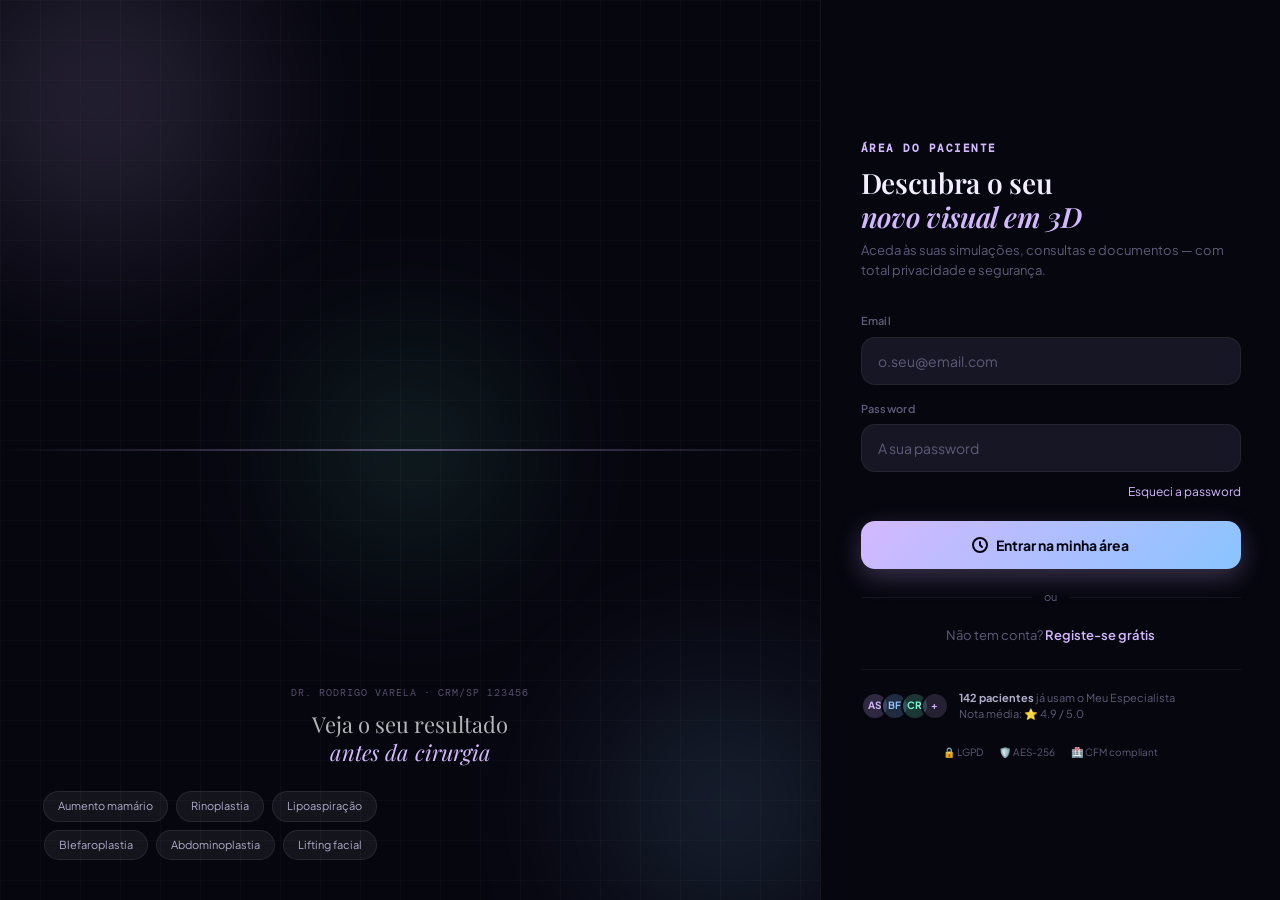
<file: paciente-app (1).html>
<!DOCTYPE html>
<html lang="pt-BR">
<head>
<meta charset="UTF-8">
<meta name="viewport" content="width=device-width, initial-scale=1.0, maximum-scale=1.0">
<meta name="apple-mobile-web-app-capable" content="yes">
<meta name="apple-mobile-web-app-status-bar-style" content="black-translucent">
<meta name="theme-color" content="#06060f">
<title>Meu Especialista — Área do Paciente</title>
<link href="https://fonts.googleapis.com/css2?family=Playfair+Display:ital,wght@0,400;0,600;0,700;1,400&family=Plus+Jakarta+Sans:wght@300;400;500;600;700&family=DM+Mono:wght@400;500&display=swap" rel="stylesheet">
<style>
*{box-sizing:border-box;margin:0;padding:0;-webkit-tap-highlight-color:transparent}
:root{
  --bg:#06060f;--s1:#0e0e1a;--s2:#161624;--s3:#1e1e30;
  --border:rgba(255,255,255,.06);--b2:rgba(255,255,255,.1);
  --accent:#d4b8ff;--accent2:#89c4ff;--accent3:#6effd4;--gold:#ffd97d;
  --text:#f2eeff;--text2:#b0abc8;--muted:#5f5a78;--faint:#2e2a42;
  --font:'Plus Jakarta Sans',sans-serif;--serif:'Playfair Display',serif;--mono:'DM Mono',monospace;
  --safe-bottom:env(safe-area-inset-bottom,0px);
}
html{background:var(--bg);color:var(--text);font-family:var(--font);font-size:14px;line-height:1.5;overflow-x:hidden}
body{min-height:100vh;padding-bottom:calc(76px + var(--safe-bottom))}

/* ── SCREENS ── */
.screen{display:none;animation:fadeUp .3s ease}
.screen.active{display:block}
@keyframes fadeUp{from{opacity:0;transform:translateY(10px)}to{opacity:1;transform:none}}

/* ══════════════════════════════════
   AUTH — SPLIT LAYOUT
══════════════════════════════════ */
#screen-auth{
  display:flex;min-height:100vh;position:relative;overflow:hidden
}

/* LEFT: animated 3D visual side */
.auth-visual{
  display:none;
  flex:1;position:relative;overflow:hidden;
  background:#06060f;
}
@media(min-width:900px){.auth-visual{display:flex;flex-direction:column;align-items:center;justify-content:center}}

/* Animated body silhouettes */
.body-canvas{position:absolute;inset:0;display:flex;align-items:center;justify-content:center}
.body-anim{position:relative;width:320px;height:480px}
.body-svg{position:absolute;top:0;left:0;opacity:0;transition:opacity 1.5s ease;animation:rotateShow 12s infinite}
.body-svg:nth-child(1){animation-delay:0s}
.body-svg:nth-child(2){animation-delay:4s}
.body-svg:nth-child(3){animation-delay:8s}
@keyframes rotateShow{
  0%{opacity:0;transform:translateY(20px) scale(.95)}
  10%{opacity:1;transform:translateY(0) scale(1)}
  30%{opacity:1;transform:translateY(0) scale(1)}
  40%{opacity:0;transform:translateY(-20px) scale(1.05)}
  100%{opacity:0}
}

/* Glow orbs */
.orb{position:absolute;border-radius:50%;filter:blur(80px);opacity:.15;animation:float 8s ease-in-out infinite}
.orb1{width:300px;height:300px;background:var(--accent);top:-50px;left:-50px;animation-delay:0s}
.orb2{width:250px;height:250px;background:var(--accent2);bottom:-30px;right:-30px;animation-delay:3s}
.orb3{width:180px;height:180px;background:var(--accent3);top:50%;left:50%;transform:translate(-50%,-50%);animation-delay:1.5s}
@keyframes float{0%,100%{transform:translateY(0) scale(1)}50%{transform:translateY(-30px) scale(1.05)}}
.orb2{animation-name:float2}
@keyframes float2{0%,100%{transform:translateY(0)}50%{transform:translateY(20px)}}

/* Scan line effect */
.scan-line{position:absolute;left:0;right:0;height:2px;background:linear-gradient(90deg,transparent,var(--accent),transparent);opacity:.4;animation:scan 4s linear infinite}
@keyframes scan{0%{top:-2px}100%{top:100%}}

/* Grid overlay */
.grid-overlay{position:absolute;inset:0;background-image:linear-gradient(rgba(255,255,255,.02) 1px,transparent 1px),linear-gradient(90deg,rgba(255,255,255,.02) 1px,transparent 1px);background-size:40px 40px}

/* Clinic branding on visual side */
.auth-visual-brand{position:relative;z-index:2;text-align:center;padding:40px}
.auth-visual-logo{width:56px;height:56px;border-radius:16px;background:linear-gradient(135deg,var(--accent),var(--accent2));display:flex;align-items:center;justify-content:center;margin:0 auto 16px;box-shadow:0 0 40px rgba(212,184,255,.3)}
.auth-visual-title{font-family:var(--serif);font-size:32px;font-weight:600;letter-spacing:-.5px;line-height:1.2;margin-bottom:12px}
.auth-visual-sub{font-size:13px;color:var(--text2);line-height:1.6;max-width:300px;margin:0 auto}
.auth-visual-stats{display:flex;gap:24px;justify-content:center;margin-top:32px}
.auth-stat{text-align:center}
.auth-stat-val{font-size:24px;font-weight:700;font-family:var(--mono);color:var(--accent)}
.auth-stat-lbl{font-size:11px;color:var(--muted);margin-top:2px}

/* Procedure pills rotating */
.proc-pills{display:flex;flex-wrap:wrap;gap:8px;justify-content:center;margin-top:24px;max-width:340px}
.proc-pill{background:rgba(255,255,255,.06);border:1px solid rgba(255,255,255,.08);border-radius:20px;padding:6px 14px;font-size:11px;color:var(--text2);animation:pillFade 0.5s ease both}
@keyframes pillFade{from{opacity:0;transform:scale(.9)}to{opacity:1;transform:scale(1)}}

/* RIGHT: auth form side */
.auth-form-side{
  width:100%;max-width:100%;
  display:flex;flex-direction:column;align-items:center;justify-content:center;
  padding:48px 28px;position:relative;z-index:2;
  background:var(--bg);
}
@media(min-width:900px){
  .auth-form-side{width:460px;flex-shrink:0;border-left:1px solid var(--border)}
}

/* Mobile: show logo on top */
.auth-mobile-brand{text-align:center;margin-bottom:32px}
.auth-mobile-brand .auth-visual-logo{margin:0 auto 14px}
@media(min-width:900px){.auth-mobile-brand{display:none}}

.auth-form-wrap{width:100%;max-width:380px}
.auth-eyebrow{font-size:11px;color:var(--accent);font-weight:700;letter-spacing:1.5px;text-transform:uppercase;font-family:var(--mono);margin-bottom:10px}
.auth-heading{font-family:var(--serif);font-size:28px;font-weight:600;letter-spacing:-.3px;line-height:1.2;margin-bottom:6px}
.auth-heading em{font-style:italic;color:var(--accent)}
.auth-desc{font-size:13px;color:var(--muted);margin-bottom:32px;line-height:1.6}

/* Form fields */
.field{margin-bottom:16px}
.field label{display:block;font-size:11px;color:var(--muted);margin-bottom:7px;letter-spacing:.3px;font-weight:600}
.inp{width:100%;background:var(--s2);border:1px solid var(--border);border-radius:14px;padding:14px 16px;color:var(--text);font-size:14px;font-family:var(--font);transition:all .2s;-webkit-appearance:none;outline:none}
.inp:focus{border-color:rgba(212,184,255,.5);background:var(--s3);box-shadow:0 0 0 3px rgba(212,184,255,.08)}
.inp::placeholder{color:var(--muted)}

/* Submit button */
.btn-auth{
  width:100%;padding:15px;border-radius:14px;border:none;
  background:linear-gradient(135deg,var(--accent),var(--accent2));
  color:#06060f;font-size:14px;font-weight:700;font-family:var(--font);
  cursor:pointer;transition:all .2s;margin-top:6px;
  box-shadow:0 8px 24px rgba(212,184,255,.25);
  display:flex;align-items:center;justify-content:center;gap:8px;
}
.btn-auth:hover{transform:translateY(-1px);box-shadow:0 12px 32px rgba(212,184,255,.35)}
.btn-auth:active{transform:translateY(0);opacity:.9}
.btn-auth:disabled{opacity:.6;transform:none;cursor:wait}

.auth-divider{display:flex;align-items:center;gap:12px;margin:20px 0;font-size:11px;color:var(--muted)}
.auth-divider::before,.auth-divider::after{content:'';flex:1;height:1px;background:var(--border)}

/* Social proof */
.social-proof{display:flex;align-items:center;gap:10px;margin-top:24px;padding-top:20px;border-top:1px solid var(--border)}
.sp-avatars{display:flex}
.sp-av{width:28px;height:28px;border-radius:50%;border:2px solid var(--bg);margin-left:-8px;display:flex;align-items:center;justify-content:center;font-size:10px;font-weight:700}
.sp-av:first-child{margin-left:0}
.sp-text{font-size:11px;color:var(--muted);line-height:1.4}
.sp-text b{color:var(--text2)}

.auth-switch{text-align:center;font-size:13px;color:var(--muted);margin-top:20px}
.auth-switch a{color:var(--accent);cursor:pointer;font-weight:600;text-decoration:none}
.msg-err{display:none;background:rgba(255,80,80,.07);border:1px solid rgba(255,80,80,.2);border-radius:10px;padding:11px 14px;font-size:12px;color:#ff8080;margin-bottom:16px;line-height:1.5}
.msg-ok{display:none;background:rgba(110,255,212,.07);border:1px solid rgba(110,255,212,.2);border-radius:10px;padding:11px 14px;font-size:12px;color:var(--accent3);margin-bottom:16px}

/* Trust badges */
.trust-row{display:flex;align-items:center;justify-content:center;gap:16px;margin-top:24px}
.trust-item{display:flex;align-items:center;gap:5px;font-size:10px;color:var(--muted)}

/* ══════════════════════════════════
   APP SHELL
══════════════════════════════════ */
.topbar{position:sticky;top:0;z-index:50;background:rgba(6,6,15,.9);backdrop-filter:blur(20px);-webkit-backdrop-filter:blur(20px);border-bottom:1px solid var(--border);padding:14px 20px;display:flex;align-items:center;gap:12px}
.tb-logo{width:30px;height:30px;border-radius:9px;background:linear-gradient(135deg,var(--accent),var(--accent2));display:flex;align-items:center;justify-content:center;flex-shrink:0}
.tb-title{font-size:15px;font-weight:700;flex:1}
.tb-av{width:34px;height:34px;border-radius:50%;background:linear-gradient(135deg,var(--accent),var(--accent2));display:flex;align-items:center;justify-content:center;font-size:12px;font-weight:800;color:#06060f;cursor:pointer;flex-shrink:0}
.tb-back{width:34px;height:34px;border-radius:10px;background:var(--s2);border:1px solid var(--border);display:flex;align-items:center;justify-content:center;cursor:pointer;font-size:16px;flex-shrink:0}

/* BOTTOM NAV */
.bottom-nav{position:fixed;bottom:0;left:0;right:0;z-index:50;background:rgba(6,6,15,.95);backdrop-filter:blur(24px);-webkit-backdrop-filter:blur(24px);border-top:1px solid var(--border);padding:10px 0 calc(10px + var(--safe-bottom));display:none;justify-content:space-around}
.nb{display:flex;flex-direction:column;align-items:center;gap:4px;padding:6px 18px;cursor:pointer;position:relative}
.nb svg{stroke:var(--muted);transition:stroke .2s}
.nb span{font-size:10px;font-weight:500;color:var(--muted);transition:color .2s}
.nb.active svg{stroke:var(--accent)}
.nb.active span{color:var(--accent)}
.nb-dot{position:absolute;top:4px;right:12px;width:6px;height:6px;background:#ff6b6b;border-radius:50%;border:1.5px solid var(--bg)}

/* ── HOME ── */
.hero{padding:24px 20px 18px;background:linear-gradient(180deg,rgba(212,184,255,.04) 0%,transparent 100%)}
.hello{font-size:13px;color:var(--muted);margin-bottom:3px}
.hello-name{font-family:var(--serif);font-size:24px;font-weight:600;letter-spacing:-.3px;line-height:1.2}
.clinic-tag{display:inline-flex;align-items:center;gap:7px;background:var(--s2);border:1px solid var(--border);border-radius:20px;padding:5px 12px;margin-top:10px;font-size:12px;color:var(--text2)}
.cdot{width:6px;height:6px;border-radius:50%;background:var(--accent3);flex-shrink:0}

.appt-card{margin:14px 20px;background:linear-gradient(135deg,rgba(212,184,255,.09),rgba(137,196,255,.06));border:1px solid rgba(212,184,255,.15);border-radius:22px;padding:20px;position:relative;overflow:hidden}
.appt-card::after{content:'📅';position:absolute;right:16px;top:50%;transform:translateY(-50%);font-size:44px;opacity:.1}
.appt-lbl{font-size:10px;color:var(--accent);font-weight:700;letter-spacing:.8px;text-transform:uppercase;margin-bottom:7px;font-family:var(--mono)}
.appt-dt{font-family:var(--serif);font-size:20px;font-weight:600;margin-bottom:4px}
.appt-cl{font-size:12px;color:var(--text2)}
.appt-btns{display:flex;gap:8px;margin-top:14px}
.ab{flex:1;padding:10px;border-radius:12px;border:none;font-size:12px;font-weight:700;font-family:var(--font);cursor:pointer;transition:all .2s}
.ab:active{transform:scale(.96)}
.ab-p{background:var(--accent);color:#06060f}
.ab-g{background:rgba(255,255,255,.07);color:var(--text2);border:1px solid var(--border)}

.sec{padding:18px 20px 0}
.sec-hdr{display:flex;align-items:center;justify-content:space-between;margin-bottom:14px}
.sec-t{font-size:14px;font-weight:700}
.sec-lnk{font-size:12px;color:var(--accent);font-weight:600;cursor:pointer}

.qgrid{display:grid;grid-template-columns:1fr 1fr;gap:10px;padding:0 20px;margin-bottom:6px}
.qcard{background:var(--s1);border:1px solid var(--border);border-radius:20px;padding:18px 15px;cursor:pointer;transition:all .2s;position:relative;overflow:hidden}
.qcard::before{content:'';position:absolute;inset:0;background:linear-gradient(135deg,rgba(255,255,255,.02),transparent);pointer-events:none}
.qcard:active{transform:scale(.96)}
.qcard.hl{background:linear-gradient(135deg,rgba(212,184,255,.08),rgba(137,196,255,.04));border-color:rgba(212,184,255,.18)}
.qcard-ico{font-size:26px;margin-bottom:10px}
.qcard-t{font-size:13px;font-weight:600;margin-bottom:2px}
.qcard-s{font-size:11px;color:var(--muted);line-height:1.4}
.qcard-arr{position:absolute;bottom:14px;right:14px;color:var(--muted);font-size:13px}

.tl{padding:0 20px}
.tl-item{display:flex;gap:13px;padding:13px 0;border-bottom:1px solid var(--border);position:relative}
.tl-item:last-child{border-bottom:none}
.tl-dot{width:10px;height:10px;border-radius:50%;flex-shrink:0;margin-top:5px}
.tl-line{position:absolute;left:4px;top:26px;bottom:0;width:1px;background:var(--border)}
.tl-item:last-child .tl-line{display:none}
.tl-dt{font-size:10px;color:var(--muted);font-family:var(--mono);margin-bottom:3px}
.tl-t{font-size:13px;font-weight:600;margin-bottom:2px}
.tl-s{font-size:11px;color:var(--text2);line-height:1.5}
.tl-b{display:inline-flex;padding:2px 8px;border-radius:10px;font-size:10px;font-weight:600;margin-top:5px}

/* SIMS */
.sim-card{background:var(--s1);border:1px solid var(--border);border-radius:22px;overflow:hidden;margin-bottom:14px}
.sim-prev{height:160px;background:var(--s2);display:grid;grid-template-columns:1fr 1fr;position:relative}
.sim-half{display:flex;align-items:center;justify-content:center;position:relative}
.sim-hlbl{position:absolute;top:8px;left:8px;font-size:9px;font-weight:700;padding:3px 8px;border-radius:6px;font-family:var(--mono);letter-spacing:.5px}
.sim-div{position:absolute;left:50%;top:0;bottom:0;width:2px;background:linear-gradient(180deg,transparent,var(--accent),transparent);transform:translateX(-50%);z-index:2}
.sim-inf{padding:14px 16px;display:flex;align-items:center;justify-content:space-between}
.sim-n{font-size:13px;font-weight:600}
.sim-d{font-size:11px;color:var(--muted);font-family:var(--mono);margin-top:2px}
.sim-btn{background:linear-gradient(135deg,var(--accent),var(--accent2));color:#06060f;border:none;padding:8px 16px;border-radius:11px;font-size:11px;font-weight:700;font-family:var(--font);cursor:pointer;transition:all .2s}
.sim-btn:hover{transform:scale(1.03)}

/* DOCS */
.doc-list{padding:0 20px}
.doc-i{display:flex;align-items:center;gap:13px;padding:14px 0;border-bottom:1px solid var(--border);cursor:pointer;transition:opacity .15s}
.doc-i:active{opacity:.5}
.doc-i:last-child{border-bottom:none}
.doc-ico{width:42px;height:42px;border-radius:13px;display:flex;align-items:center;justify-content:center;font-size:18px;flex-shrink:0}
.doc-n{font-size:13px;font-weight:500}
.doc-d{font-size:11px;color:var(--muted);margin-top:2px}

/* CHAT */
.chat-wrap{padding:16px 20px 100px;display:flex;flex-direction:column;gap:12px;min-height:70vh}
.msg{max-width:80%;padding:12px 15px;border-radius:18px;font-size:13px;line-height:1.5}
.msg-c{background:var(--s2);border:1px solid var(--border);border-radius:18px 18px 18px 4px;align-self:flex-start}
.msg-p{background:linear-gradient(135deg,var(--accent),var(--accent2));color:#06060f;border-radius:18px 18px 4px 18px;align-self:flex-end;font-weight:500}
.msg-tm{font-size:9px;color:var(--muted);margin-top:4px;font-family:var(--mono)}
.msg-tm.r{text-align:right}
.msg-sn{font-size:10px;color:var(--accent);font-weight:700;margin-bottom:4px;font-family:var(--mono)}
.chat-inp-wrap{position:fixed;bottom:calc(70px + var(--safe-bottom));left:0;right:0;padding:10px 16px;background:rgba(6,6,15,.95);backdrop-filter:blur(20px);border-top:1px solid var(--border);display:flex;gap:10px;align-items:center;z-index:40}
.chat-inp{flex:1;background:var(--s2);border:1px solid var(--border);border-radius:22px;padding:11px 18px;color:var(--text);font-size:13px;font-family:var(--font);outline:none}
.chat-snd{width:40px;height:40px;border-radius:50%;background:linear-gradient(135deg,var(--accent),var(--accent2));border:none;display:flex;align-items:center;justify-content:center;cursor:pointer;flex-shrink:0;transition:transform .15s}
.chat-snd:active{transform:scale(.92)}

/* PROFILE */
.prof-hero{padding:28px 20px 18px;text-align:center}
.prof-av{width:76px;height:76px;border-radius:50%;background:linear-gradient(135deg,var(--accent),var(--accent2));display:flex;align-items:center;justify-content:center;font-family:var(--serif);font-size:26px;font-weight:600;color:#06060f;margin:0 auto 13px;box-shadow:0 0 30px rgba(212,184,255,.25)}
.prof-name{font-family:var(--serif);font-size:20px;font-weight:600;margin-bottom:4px}
.prof-info{font-size:12px;color:var(--muted)}
.prof-stats{display:grid;grid-template-columns:1fr 1fr 1fr;gap:1px;background:var(--border);border-radius:18px;overflow:hidden;margin:18px 20px}
.stat{background:var(--s1);padding:14px;text-align:center}
.stat-v{font-size:20px;font-weight:700;font-family:var(--mono);color:var(--accent)}
.stat-l{font-size:10px;color:var(--muted);margin-top:2px}
.prof-sec{padding:0 20px;margin-bottom:18px}
.prof-sec-lbl{font-size:10px;color:var(--muted);letter-spacing:.6px;text-transform:uppercase;font-weight:700;margin-bottom:10px}
.prof-item{display:flex;align-items:center;gap:12px;padding:13px 0;border-bottom:1px solid var(--border);cursor:pointer;transition:opacity .15s}
.prof-item:active{opacity:.5}
.prof-item:last-child{border-bottom:none}
.prof-ico{width:36px;height:36px;border-radius:10px;background:var(--s2);display:flex;align-items:center;justify-content:center;font-size:15px;flex-shrink:0}
.logout-btn{width:calc(100% - 40px);margin:0 20px 20px;padding:13px;border-radius:14px;background:rgba(255,80,80,.07);border:1px solid rgba(255,80,80,.12);color:#ff8080;font-size:13px;font-weight:700;font-family:var(--font);cursor:pointer;display:block;text-align:center}

/* UPLOAD */
.upload-z{margin:0 20px;border:2px dashed var(--border);border-radius:22px;padding:32px 20px;text-align:center;cursor:pointer;transition:all .3s}
.upload-z:active{border-color:var(--accent);background:rgba(212,184,255,.03)}

/* DESKTOP */
.dsb{display:none}
@media(min-width:768px){
  body{padding-bottom:0}
  .bottom-nav{display:none!important}
  .dsb{display:flex;flex-direction:column;width:270px;min-height:100vh;background:var(--s1);border-right:1px solid var(--border);position:fixed;top:0;left:0;bottom:0;padding:24px 14px;z-index:100;overflow-y:auto}
  .dm{margin-left:270px}
  .dsb-logo{display:flex;align-items:center;gap:10px;margin-bottom:28px;padding:0 6px}
  .dsb-ni{display:flex;align-items:center;gap:10px;padding:11px 12px;border-radius:12px;cursor:pointer;color:var(--muted);font-size:13px;font-weight:500;transition:all .15s;margin-bottom:3px}
  .dsb-ni:hover{background:var(--s2);color:var(--text)}
  .dsb-ni.active{background:rgba(212,184,255,.1);color:var(--accent)}
  .topbar{display:none}
  .qgrid{grid-template-columns:repeat(4,1fr)}
  .chat-inp-wrap{left:270px}
  .auth-form-side{min-height:100vh}
}
@media(min-width:1024px){
  .dsb{width:290px}.dm{margin-left:290px}.chat-inp-wrap{left:290px}
}

/* TOAST */
.toast{position:fixed;bottom:calc(90px + var(--safe-bottom));left:50%;transform:translateX(-50%) translateY(16px);background:var(--s3);border:1px solid var(--border);border-radius:14px;padding:11px 20px;font-size:12px;font-weight:600;white-space:nowrap;opacity:0;transition:all .3s;z-index:200;pointer-events:none;box-shadow:0 8px 32px rgba(0,0,0,.4)}
.toast.show{opacity:1;transform:translateX(-50%) translateY(0)}
@media(min-width:768px){.toast{bottom:24px}}
</style>
</head>
<body>

<div class="toast" id="toast"></div>

<!-- ════════════════════════════
     AUTH — SPLIT LAYOUT
════════════════════════════ -->
<div id="screen-auth" class="screen active" style="display:flex">

  <!-- LEFT: visual side (desktop only) -->
  <div class="auth-visual">
    <div class="orb orb1"></div>
    <div class="orb orb2"></div>
    <div class="orb orb3"></div>
    <div class="grid-overlay"></div>
    <div class="scan-line"></div>
    <div class="body-canvas">
      <div class="body-anim">
        <!-- Body SVG 1: breast simulation -->
        <svg class="body-svg" viewBox="0 0 320 480" width="320" height="480" fill="none">
          <ellipse cx="160" cy="90" rx="55" ry="65" fill="rgba(212,184,255,.06)" stroke="rgba(212,184,255,.3)" stroke-width="1"/>
          <rect x="110" y="148" width="100" height="200" rx="40" fill="rgba(212,184,255,.04)" stroke="rgba(212,184,255,.2)" stroke-width="1"/>
          <ellipse cx="133" cy="230" rx="36" ry="30" fill="rgba(212,184,255,.15)" stroke="rgba(212,184,255,.6)" stroke-width="1.5"/>
          <ellipse cx="187" cy="230" rx="36" ry="30" fill="rgba(212,184,255,.15)" stroke="rgba(212,184,255,.6)" stroke-width="1.5"/>
          <!-- measurement lines -->
          <line x1="80" y1="200" x2="80" y2="260" stroke="rgba(212,184,255,.3)" stroke-width=".5" stroke-dasharray="3 3"/>
          <line x1="240" y1="200" x2="240" y2="260" stroke="rgba(212,184,255,.3)" stroke-width=".5" stroke-dasharray="3 3"/>
          <line x1="80" y1="230" x2="100" y2="230" stroke="rgba(212,184,255,.4)" stroke-width=".8"/>
          <line x1="220" y1="230" x2="240" y2="230" stroke="rgba(212,184,255,.4)" stroke-width=".8"/>
          <text x="50" y="234" font-size="10" fill="rgba(212,184,255,.5)" font-family="monospace">330cc</text>
          <!-- dots -->
          <circle cx="133" cy="230" r="3" fill="var(--accent)" opacity=".6"/>
          <circle cx="187" cy="230" r="3" fill="var(--accent)" opacity=".6"/>
          <line x1="95" y1="340" x2="75" y2="460" stroke="rgba(212,184,255,.15)" stroke-width="1"/>
          <line x1="225" y1="340" x2="245" y2="460" stroke="rgba(212,184,255,.15)" stroke-width="1"/>
          <text x="80" y="30" font-size="11" fill="rgba(212,184,255,.4)" font-family="monospace" text-anchor="middle" x="160">MAMA · SIMULAÇÃO 3D</text>
        </svg>
        <!-- Body SVG 2: face simulation -->
        <svg class="body-svg" viewBox="0 0 320 480" width="320" height="480" fill="none">
          <ellipse cx="160" cy="180" rx="75" ry="90" fill="rgba(137,196,255,.05)" stroke="rgba(137,196,255,.25)" stroke-width="1"/>
          <ellipse cx="135" cy="165" rx="14" ry="10" fill="rgba(137,196,255,.2)"/>
          <ellipse cx="185" cy="165" rx="14" ry="10" fill="rgba(137,196,255,.2)"/>
          <!-- nose before -->
          <path d="M150 185 Q160 205 170 185" fill="none" stroke="rgba(137,196,255,.3)" stroke-width="1" stroke-dasharray="4 3"/>
          <!-- nose after -->
          <path d="M152 185 Q160 200 168 185" fill="none" stroke="rgba(137,196,255,.8)" stroke-width="1.5"/>
          <line x1="110" y1="180" x2="50" y2="160" stroke="rgba(137,196,255,.3)" stroke-width=".5" stroke-dasharray="2 2"/>
          <text x="20" y="158" font-size="9" fill="rgba(137,196,255,.5)" font-family="monospace">-8°</text>
          <path d="M148 215 Q160 225 172 215" fill="none" stroke="rgba(137,196,255,.6)" stroke-width="1.5"/>
          <ellipse cx="160" cy="110" rx="30" ry="8" fill="rgba(137,196,255,.06)" stroke="rgba(137,196,255,.2)" stroke-width=".8"/>
          <line x1="160" y1="265" x2="160" y2="380" stroke="rgba(137,196,255,.15)" stroke-width="1"/>
          <circle cx="160" cy="180" r="85" stroke="rgba(137,196,255,.06)" stroke-width="20" fill="none"/>
          <text x="160" y="30" font-size="11" fill="rgba(137,196,255,.4)" font-family="monospace" text-anchor="middle">ROSTO · RINOPLASTIA</text>
        </svg>
        <!-- Body SVG 3: body simulation -->
        <svg class="body-svg" viewBox="0 0 320 480" width="320" height="480" fill="none">
          <ellipse cx="160" cy="70" rx="42" ry="48" fill="rgba(110,255,212,.05)" stroke="rgba(110,255,212,.2)" stroke-width="1"/>
          <rect x="118" y="112" width="84" height="160" rx="30" fill="rgba(110,255,212,.04)" stroke="rgba(110,255,212,.18)" stroke-width="1"/>
          <!-- waist lines -->
          <path d="M118 180 Q108 195 118 210" fill="none" stroke="rgba(110,255,212,.5)" stroke-width="1.5"/>
          <path d="M202 180 Q212 195 202 210" fill="none" stroke="rgba(110,255,212,.5)" stroke-width="1.5"/>
          <line x1="80" y1="195" x2="118" y2="195" stroke="rgba(110,255,212,.3)" stroke-width=".8" stroke-dasharray="3 2"/>
          <line x1="202" y1="195" x2="240" y2="195" stroke="rgba(110,255,212,.3)" stroke-width=".8" stroke-dasharray="3 2"/>
          <text x="40" y="198" font-size="9" fill="rgba(110,255,212,.5)" font-family="monospace">-6cm</text>
          <!-- hip lines -->
          <ellipse cx="160" cy="272" rx="50" ry="18" fill="rgba(110,255,212,.06)" stroke="rgba(110,255,212,.2)" stroke-width=".8"/>
          <line x1="118" y1="272" x2="95" y2="340" stroke="rgba(110,255,212,.12)" stroke-width="1"/>
          <line x1="202" y1="272" x2="225" y2="340" stroke="rgba(110,255,212,.12)" stroke-width="1"/>
          <text x="160" y="30" font-size="11" fill="rgba(110,255,212,.4)" font-family="monospace" text-anchor="middle">CORPO · LIPOASPIRAÇÃO</text>
        </svg>
      </div>
    </div>
    <!-- Brand content -->
    <div class="auth-visual-brand" style="position:absolute;bottom:0;left:0;right:0;padding:40px">
      <div style="font-family:'DM Mono',monospace;font-size:10px;color:rgba(212,184,255,.4);letter-spacing:1px;margin-bottom:10px">DR. RODRIGO VARELA · CRM/SP 123456</div>
      <div style="font-family:'Playfair Display',serif;font-size:22px;color:rgba(255,255,255,.7);line-height:1.3;margin-bottom:16px">Veja o seu resultado<br><em style="color:var(--accent)">antes da cirurgia</em></div>
      <div class="proc-pills">
        <span class="proc-pill">Aumento mamário</span>
        <span class="proc-pill">Rinoplastia</span>
        <span class="proc-pill">Lipoaspiração</span>
        <span class="proc-pill">Blefaroplastia</span>
        <span class="proc-pill">Abdominoplastia</span>
        <span class="proc-pill">Lifting facial</span>
      </div>
    </div>
  </div>

  <!-- RIGHT: form side -->
  <div class="auth-form-side">
    <div class="auth-form-wrap">

      <!-- Mobile brand (hidden on desktop) -->
      <div class="auth-mobile-brand">
        <div class="auth-visual-logo">
          <svg width="26" height="26" viewBox="0 0 26 26" fill="none" stroke="white" stroke-width="2.2" stroke-linecap="round"><path d="M13 2C6.93 2 2 6.93 2 13s4.93 11 11 11 11-4.93 11-11S19.07 2 13 2z"/><path d="M8 13h10M13 8v10"/></svg>
        </div>
        <div style="font-family:'Playfair Display',serif;font-size:22px;font-weight:600;margin-bottom:4px">Meu Especialista</div>
        <div style="font-size:12px;color:var(--muted)">Clínica Varela Estética</div>
      </div>

      <div class="auth-eyebrow">Área do Paciente</div>
      <div class="auth-heading" id="auth-heading">Descubra o seu<br><em>novo visual em 3D</em></div>
      <div class="auth-desc" id="auth-desc">Aceda às suas simulações, consultas e documentos — com total privacidade e segurança.</div>

      <div class="msg-err" id="aerr"></div>
      <div class="msg-ok" id="aok"></div>

      <!-- LOGIN -->
      <div id="afl-login">
        <div class="field"><label>Email</label><input class="inp" id="li-email" type="email" placeholder="o.seu@email.com" autocomplete="email"></div>
        <div class="field" style="margin-bottom:8px"><label>Password</label><input class="inp" id="li-pass" type="password" placeholder="A sua password" onkeydown="if(event.key==='Enter')doLogin()"></div>
        <div style="text-align:right;margin-bottom:20px"><span style="font-size:12px;color:var(--accent);cursor:pointer" onclick="showReset()">Esqueci a password</span></div>
        <button class="btn-auth" onclick="doLogin()" id="li-btn">
          <svg width="16" height="16" viewBox="0 0 16 16" fill="none" stroke="currentColor" stroke-width="2" stroke-linecap="round"><path d="M8 1a7 7 0 100 14A7 7 0 008 1z"/><path d="M8 5v3l2 2"/></svg>
          Entrar na minha área
        </button>
      </div>

      <!-- REGISTER -->
      <div id="afl-reg" style="display:none">
        <div class="field"><label>Nome completo</label><input class="inp" id="rg-name" type="text" placeholder="Maria Silva" autocomplete="name"></div>
        <div class="field"><label>Telefone / WhatsApp</label><input class="inp" id="rg-phone" type="tel" placeholder="+55 11 9 0000-0000"></div>
        <div class="field"><label>Email</label><input class="inp" id="rg-email" type="email" placeholder="o.seu@email.com"></div>
        <div class="field" style="margin-bottom:6px"><label>Password</label><input class="inp" id="rg-pass" type="password" placeholder="Mínimo 8 caracteres"></div>
        <div style="font-size:11px;color:var(--muted);margin-bottom:20px;line-height:1.5">
          Ao criar conta aceitas os <span style="color:var(--accent);cursor:pointer">Termos de Serviço</span> e a <span style="color:var(--accent);cursor:pointer">Política de Privacidade</span>.
        </div>
        <button class="btn-auth" onclick="doRegister()" id="rg-btn">
          <svg width="16" height="16" viewBox="0 0 16 16" fill="none" stroke="currentColor" stroke-width="2" stroke-linecap="round"><path d="M8 1a7 7 0 100 14A7 7 0 008 1z"/><path d="M5 8h6M8 5v6"/></svg>
          Criar conta grátis
        </button>
      </div>

      <!-- RESET -->
      <div id="afl-reset" style="display:none">
        <div class="field" style="margin-bottom:20px"><label>Email</label><input class="inp" id="rs-email" type="email" placeholder="o.seu@email.com"></div>
        <button class="btn-auth" onclick="doReset()">Enviar link de recuperação</button>
        <div class="auth-switch" style="margin-top:16px"><a onclick="showLogin()">← Voltar ao login</a></div>
      </div>

      <div class="auth-divider" id="auth-div">ou</div>

      <div class="auth-switch" id="atoggle">Não tem conta? <a onclick="showRegister()">Registe-se grátis</a></div>

      <!-- Social proof -->
      <div class="social-proof">
        <div class="sp-avatars">
          <div class="sp-av" style="background:rgba(212,184,255,.2);color:var(--accent)">AS</div>
          <div class="sp-av" style="background:rgba(137,196,255,.2);color:var(--accent2)">BF</div>
          <div class="sp-av" style="background:rgba(110,255,212,.2);color:var(--accent3)">CR</div>
          <div class="sp-av" style="background:rgba(212,184,255,.15);color:var(--accent)">+</div>
        </div>
        <div class="sp-text"><b>142 pacientes</b> já usam o Meu Especialista<br>Nota média: ⭐ 4.9 / 5.0</div>
      </div>

      <!-- Trust -->
      <div class="trust-row">
        <div class="trust-item">🔒 LGPD</div>
        <div class="trust-item">🛡️ AES-256</div>
        <div class="trust-item">🏥 CFM compliant</div>
      </div>

    </div>
  </div>
</div>

<!-- DESKTOP SIDEBAR -->
<div class="dsb" id="dsb" style="display:none">
  <div class="dsb-logo">
    <div style="width:36px;height:36px;border-radius:10px;background:linear-gradient(135deg,var(--accent),var(--accent2));display:flex;align-items:center;justify-content:center;flex-shrink:0">
      <svg width="18" height="18" viewBox="0 0 18 18" fill="none" stroke="white" stroke-width="2" stroke-linecap="round"><path d="M9 1.5C4.86 1.5 1.5 4.86 1.5 9s3.36 7.5 7.5 7.5 7.5-3.36 7.5-7.5S13.14 1.5 9 1.5z"/><path d="M5.5 9h7M9 5.5v7"/></svg>
    </div>
    <div><div style="font-size:14px;font-weight:700">Meu Especialista</div><div style="font-size:10px;color:var(--muted)">Área do Paciente</div></div>
  </div>
  <div class="dsb-ni active" id="dn-home" onclick="goScreen('home')"><span style="font-size:17px">🏠</span> Início</div>
  <div class="dsb-ni" id="dn-sims" onclick="goScreen('sims')"><span style="font-size:17px">🫁</span> Simulações 3D</div>
  <div class="dsb-ni" id="dn-upload" onclick="goScreen('upload')"><span style="font-size:17px">📷</span> Enviar fotos</div>
  <div class="dsb-ni" id="dn-docs" onclick="goScreen('docs')"><span style="font-size:17px">📋</span> Documentos</div>
  <div class="dsb-ni" id="dn-chat" onclick="goScreen('chat')">
    <span style="font-size:17px">💬</span> Mensagens
    <span style="margin-left:auto;width:7px;height:7px;background:#ff6b6b;border-radius:50%"></span>
  </div>
  <div class="dsb-ni" id="dn-profile" onclick="goScreen('profile')"><span style="font-size:17px">👤</span> O meu perfil</div>
  <div style="flex:1"></div>
  <div style="background:var(--s2);border-radius:16px;border:1px solid var(--border);padding:14px">
    <div style="display:flex;align-items:center;gap:10px;margin-bottom:12px">
      <div style="width:36px;height:36px;border-radius:50%;background:linear-gradient(135deg,var(--accent),var(--accent2));display:flex;align-items:center;justify-content:center;font-size:12px;font-weight:800;color:#06060f" id="dsb-av">MS</div>
      <div><div style="font-size:12px;font-weight:600" id="dsb-name">Paciente</div><div style="font-size:10px;color:var(--muted);word-break:break-all" id="dsb-email"></div></div>
    </div>
    <button onclick="doLogout()" style="width:100%;padding:9px;border-radius:10px;background:rgba(255,80,80,.07);border:1px solid rgba(255,80,80,.12);color:#ff8080;font-size:11px;font-weight:700;font-family:var(--font);cursor:pointer">Terminar sessão</button>
  </div>
</div>

<!-- APP WRAP -->
<div id="app-wrap" style="display:none">

<!-- HOME -->
<div id="screen-home" class="screen dm">
  <div class="topbar">
    <div class="tb-logo"><svg width="15" height="15" viewBox="0 0 15 15" fill="none" stroke="white" stroke-width="2" stroke-linecap="round"><path d="M7.5 1C3.9 1 1 3.9 1 7.5S3.9 14 7.5 14 14 11.1 14 7.5 11.1 1 7.5 1z"/><path d="M4.5 7.5h6M7.5 4.5v6"/></svg></div>
    <div class="tb-title">Meu Especialista</div>
    <div class="tb-av" id="top-av" onclick="goScreen('profile')">MS</div>
  </div>
  <div class="hero">
    <div class="hello">Bem-vinda de volta 👋</div>
    <div class="hello-name" id="hero-name">Maria Silva</div>
    <div class="clinic-tag"><span class="cdot"></span>Clínica Varela Estética · Dr. Rodrigo Varela</div>
  </div>
  <div class="appt-card">
    <div class="appt-lbl">Próxima consulta</div>
    <div class="appt-dt">18 de Março · 09:00</div>
    <div class="appt-cl">Aumento mamário · Pré-operatório</div>
    <div class="appt-btns">
      <button class="ab ab-p" onclick="goScreen('chat')">💬 Mensagem</button>
      <button class="ab ab-g" onclick="goScreen('docs')">📋 Documentos</button>
    </div>
  </div>
  <div class="sec"><div class="sec-hdr"><div class="sec-t">Acesso rápido</div></div></div>
  <div class="qgrid">
    <div class="qcard hl" onclick="goScreen('sims')"><div class="qcard-ico">🫁</div><div class="qcard-t">Simulação 3D</div><div class="qcard-s">1 disponível · 1 em preparação</div><div class="qcard-arr">→</div></div>
    <div class="qcard" onclick="goScreen('docs')"><div class="qcard-ico">📋</div><div class="qcard-t">Documentos</div><div class="qcard-s">6 documentos</div><div class="qcard-arr">→</div></div>
    <div class="qcard" onclick="goScreen('upload')"><div class="qcard-ico">📷</div><div class="qcard-t">Enviar fotos</div><div class="qcard-s">Para simulação 3D</div><div class="qcard-arr">→</div></div>
    <div class="qcard" onclick="goScreen('chat')"><div class="qcard-ico">💬</div><div class="qcard-t">Mensagens</div><div class="qcard-s">1 não lida</div><div class="qcard-arr">→</div></div>
  </div>
  <div class="sec" style="margin-top:20px"><div class="sec-hdr"><div class="sec-t">Histórico</div><div class="sec-lnk" onclick="goScreen('docs')">Ver tudo</div></div></div>
  <div class="tl">
    <div class="tl-item"><div class="tl-line"></div><div class="tl-dot" style="background:var(--accent)"></div><div><div class="tl-dt">28 Fev 2026</div><div class="tl-t">Simulação 3D aprovada pelo médico</div><div class="tl-s">Aumento mamário 330cc — disponível para visualizar</div><div class="tl-b" style="background:rgba(212,184,255,.1);color:var(--accent)">Simulação</div></div></div>
    <div class="tl-item"><div class="tl-line"></div><div class="tl-dot" style="background:var(--accent3)"></div><div><div class="tl-dt">20 Fev 2026</div><div class="tl-t">Consulta inicial</div><div class="tl-s">Prontuário criado · Exames solicitados</div><div class="tl-b" style="background:rgba(110,255,212,.1);color:var(--accent3)">Consulta</div></div></div>
    <div class="tl-item"><div class="tl-dot" style="background:var(--accent2)"></div><div><div class="tl-dt">15 Fev 2026</div><div class="tl-t">Bem-vinda ao Meu Especialista!</div><div class="tl-s">Conta criada com sucesso</div><div class="tl-b" style="background:rgba(137,196,255,.1);color:var(--accent2)">Início</div></div></div>
  </div>
  <div style="height:24px"></div>
</div>

<!-- SIMULAÇÕES -->
<div id="screen-sims" class="screen dm">
  <div class="topbar"><div class="tb-back" onclick="goScreen('home')">←</div><div class="tb-title">Simulações 3D</div><div class="sec-lnk" style="font-size:12px" onclick="goScreen('upload')">+ Nova</div></div>
  <div style="padding:16px 20px 0">
    <!-- SIM 1: APROVADA -->
    <div class="sim-card">
      <div class="sim-prev">
        <div class="sim-half" style="background:rgba(212,184,255,.03)">
          <span class="sim-hlbl" style="background:rgba(0,0,0,.6);color:var(--muted)">ANTES</span>
          <svg viewBox="0 0 80 120" width="70" height="110" fill="none" opacity=".3"><ellipse cx="40" cy="25" rx="16" ry="18" fill="var(--accent)"/><rect x="24" y="40" width="32" height="65" rx="14" fill="var(--accent)"/><ellipse cx="33" cy="68" rx="10" ry="8" fill="rgba(212,184,255,.4)"/><ellipse cx="47" cy="68" rx="10" ry="8" fill="rgba(212,184,255,.4)"/></svg>
        </div>
        <div class="sim-half" style="background:rgba(212,184,255,.03)">
          <div class="sim-div"></div>
          <span class="sim-hlbl" style="background:rgba(212,184,255,.2);color:var(--accent);right:8px;left:auto">DEPOIS</span>
          <svg viewBox="0 0 80 120" width="70" height="110" fill="none"><ellipse cx="40" cy="25" rx="16" ry="18" fill="var(--accent)" opacity=".5"/><rect x="24" y="40" width="32" height="65" rx="14" fill="var(--accent)" opacity=".5"/><ellipse cx="32" cy="70" rx="14" ry="12" fill="rgba(212,184,255,.5)" stroke="var(--accent)" stroke-width="1.5"/><ellipse cx="48" cy="70" rx="14" ry="12" fill="rgba(212,184,255,.5)" stroke="var(--accent)" stroke-width="1.5"/></svg>
        </div>
      </div>
      <div class="sim-inf">
        <div><div class="sim-n">Aumento mamário 330cc</div><div class="sim-d">28 Fev 2026 · Dr. Varela</div></div>
        <button class="sim-btn" onclick="showToast('A abrir simulação 3D interactiva...')">Ver 3D</button>
      </div>
    </div>
    <!-- SIM 2: PRIVADA (médico ainda não partilhou) -->
    <div class="sim-card" style="position:relative;overflow:hidden">
      <div style="position:absolute;inset:0;z-index:10;backdrop-filter:blur(10px);-webkit-backdrop-filter:blur(10px);background:rgba(6,6,15,.8);display:flex;flex-direction:column;align-items:center;justify-content:center;gap:12px;padding:20px;text-align:center">
        <div style="width:52px;height:52px;border-radius:50%;background:var(--s3);border:1px solid var(--border);display:flex;align-items:center;justify-content:center;font-size:24px">🔒</div>
        <div style="font-family:'Playfair Display',serif;font-size:15px;font-weight:600">Simulação em preparação</div>
        <div style="font-size:12px;color:var(--muted);line-height:1.5;max-width:240px">O Dr. Varela está a preparar esta simulação. Será notificada quando estiver disponível.</div>
      </div>
      <div class="sim-prev" style="filter:blur(3px)">
        <div class="sim-half" style="background:rgba(137,196,255,.03)"><svg viewBox="0 0 80 120" width="70" height="110" fill="none" opacity=".15"><ellipse cx="40" cy="30" rx="18" ry="22" fill="var(--accent2)"/><rect x="24" y="50" width="32" height="55" rx="14" fill="var(--accent2)"/></svg></div>
        <div class="sim-half" style="background:rgba(137,196,255,.03)"><svg viewBox="0 0 80 120" width="70" height="110" fill="none" opacity=".15"><ellipse cx="40" cy="30" rx="18" ry="22" fill="var(--accent2)"/><rect x="24" y="50" width="32" height="55" rx="14" fill="var(--accent2)"/></svg></div>
      </div>
      <div class="sim-inf"><div><div class="sim-n">Rinoplastia</div><div class="sim-d">05 Mar 2026</div></div><span style="font-size:10px;background:rgba(255,80,80,.1);color:#ff8080;padding:5px 11px;border-radius:10px;font-weight:700">🔒 Privada</span></div>
    </div>
    <div class="upload-z" onclick="goScreen('upload')">
      <div style="font-size:34px;margin-bottom:12px">📷</div>
      <div style="font-family:'Playfair Display',serif;font-size:16px;font-weight:600;margin-bottom:6px">Criar nova simulação</div>
      <div style="font-size:12px;color:var(--muted);line-height:1.5">Envie 3 fotos e o Dr. Varela cria a sua simulação 3D personalizada</div>
      <button style="display:inline-flex;align-items:center;gap:7px;background:linear-gradient(135deg,var(--accent),var(--accent2));color:#06060f;border:none;padding:12px 22px;border-radius:12px;font-size:13px;font-weight:700;font-family:var(--font);cursor:pointer;margin-top:18px">📷 Enviar fotos agora</button>
    </div>
  </div>
  <div style="height:24px"></div>
</div>

<!-- UPLOAD -->
<div id="screen-upload" class="screen dm">
  <div class="topbar"><div class="tb-back" onclick="goScreen('sims')">←</div><div class="tb-title">Enviar fotos</div><div style="width:34px"></div></div>
  <div style="padding:20px">
    <div style="background:linear-gradient(135deg,rgba(212,184,255,.08),rgba(137,196,255,.04));border:1px solid rgba(212,184,255,.15);border-radius:20px;padding:18px;margin-bottom:24px">
      <div style="font-family:'Playfair Display',serif;font-size:15px;font-weight:600;margin-bottom:6px">🫁 Como funciona</div>
      <div style="font-size:12px;color:var(--text2);line-height:1.7">Envie <b>3 fotos</b> e o Dr. Varela gera a sua simulação 3D personalizada — veja o resultado antes mesmo de chegar à consulta.</div>
    </div>
    <div style="font-size:13px;font-weight:700;margin-bottom:13px">Tipo de simulação</div>
    <div style="display:grid;grid-template-columns:1fr 1fr 1fr;gap:10px;margin-bottom:24px">
      <div id="st0" onclick="selType(0)" style="background:var(--s1);border:1.5px solid var(--accent);border-radius:16px;padding:16px;text-align:center;cursor:pointer;transition:all .2s"><div style="font-size:24px;margin-bottom:6px">🫁</div><div style="font-size:12px;font-weight:600;color:var(--accent)">Mama</div></div>
      <div id="st1" onclick="selType(1)" style="background:var(--s1);border:1.5px solid var(--border);border-radius:16px;padding:16px;text-align:center;cursor:pointer;transition:all .2s"><div style="font-size:24px;margin-bottom:6px">👤</div><div style="font-size:12px;font-weight:600;color:var(--text2)">Rosto</div></div>
      <div id="st2" onclick="selType(2)" style="background:var(--s1);border:1.5px solid var(--border);border-radius:16px;padding:16px;text-align:center;cursor:pointer;transition:all .2s"><div style="font-size:24px;margin-bottom:6px">🫀</div><div style="font-size:12px;font-weight:600;color:var(--text2)">Corpo</div></div>
    </div>
    <div style="font-size:13px;font-weight:700;margin-bottom:13px">Carregue as 3 fotos</div>
    <div style="display:grid;grid-template-columns:1fr 1fr 1fr;gap:10px;margin-bottom:24px">
      <div id="ps0" onclick="addPhoto(0)" style="border:1.5px dashed var(--border);border-radius:16px;padding:20px 8px;text-align:center;cursor:pointer;min-height:90px;display:flex;flex-direction:column;align-items:center;justify-content:center;gap:5px;transition:all .2s"><div style="font-size:22px">📷</div><div style="font-size:11px;color:var(--muted)">Frontal</div></div>
      <div id="ps1" onclick="addPhoto(1)" style="border:1.5px dashed var(--border);border-radius:16px;padding:20px 8px;text-align:center;cursor:pointer;min-height:90px;display:flex;flex-direction:column;align-items:center;justify-content:center;gap:5px;transition:all .2s"><div style="font-size:22px">↩️</div><div style="font-size:11px;color:var(--muted)">Lateral E</div></div>
      <div id="ps2" onclick="addPhoto(2)" style="border:1.5px dashed var(--border);border-radius:16px;padding:20px 8px;text-align:center;cursor:pointer;min-height:90px;display:flex;flex-direction:column;align-items:center;justify-content:center;gap:5px;transition:all .2s"><div style="font-size:22px">↪️</div><div style="font-size:11px;color:var(--muted)">Lateral D</div></div>
    </div>
    <div id="uprog" style="display:none;margin-bottom:20px">
      <div style="font-size:12px;color:var(--muted);margin-bottom:8px" id="uprog-lbl">A processar...</div>
      <div style="height:3px;background:var(--s2);border-radius:2px;overflow:hidden"><div id="uprog-fill" style="height:100%;background:linear-gradient(90deg,var(--accent),var(--accent3));border-radius:2px;width:0%;transition:width .3s"></div></div>
    </div>
    <button id="send-btn" onclick="doUpload()" style="display:none;width:100%;padding:15px;border-radius:16px;border:none;background:linear-gradient(135deg,var(--accent),var(--accent2));color:#06060f;font-size:14px;font-weight:700;font-family:var(--font);cursor:pointer;margin-bottom:12px;box-shadow:0 8px 24px rgba(212,184,255,.2)">✨ Enviar para o Dr. Varela</button>
    <div style="font-size:11px;color:var(--muted);text-align:center;line-height:1.6">🔒 As suas fotos são privadas e só o seu médico as vê</div>
  </div>
</div>

<!-- DOCUMENTOS -->
<div id="screen-docs" class="screen dm">
  <div class="topbar"><div class="tb-back" onclick="goScreen('home')">←</div><div class="tb-title">Documentos</div><div style="width:34px"></div></div>
  <div class="sec" style="margin-top:12px"><div class="sec-hdr"><div class="sec-t">Os seus documentos clínicos</div></div></div>
  <div class="doc-list">
    <div class="doc-i" onclick="showToast('A abrir documento...')"><div class="doc-ico" style="background:rgba(212,184,255,.08)">📋</div><div><div class="doc-n">Prontuário completo</div><div class="doc-d">Consulta 28 Fev 2026 · Gerado por IA</div></div><div style="color:var(--muted);margin-left:auto">↓</div></div>
    <div class="doc-i" onclick="showToast('A abrir documento...')"><div class="doc-ico" style="background:rgba(137,196,255,.08)">💊</div><div><div class="doc-n">Receita médica</div><div class="doc-d">Analgésico pós-op · Validade 30 dias</div></div><div style="color:var(--muted);margin-left:auto">↓</div></div>
    <div class="doc-i" onclick="showToast('A abrir documento...')"><div class="doc-ico" style="background:rgba(110,255,212,.08)">🔬</div><div><div class="doc-n">Exames pré-operatórios</div><div class="doc-d">Hemograma + coagulação</div></div><div style="color:var(--muted);margin-left:auto">↓</div></div>
    <div class="doc-i" onclick="showToast('A abrir documento...')"><div class="doc-ico" style="background:rgba(255,217,125,.08)">✍️</div><div><div class="doc-n">Termo de consentimento</div><div class="doc-d">Aumento mamário · Assinado digitalmente</div></div><div style="color:var(--muted);margin-left:auto">↓</div></div>
    <div class="doc-i" onclick="showToast('A abrir documento...')"><div class="doc-ico" style="background:rgba(212,184,255,.06)">📊</div><div><div class="doc-n">Laudo pré-operatório</div><div class="doc-d">Aguardando resultado dos exames</div></div><div style="color:var(--muted);margin-left:auto">↓</div></div>
    <div class="doc-i" onclick="showToast('A abrir documento...')"><div class="doc-ico" style="background:rgba(137,196,255,.06)">📄</div><div><div class="doc-n">Resumo da consulta</div><div class="doc-d">IA gerado · 20 Fev 2026</div></div><div style="color:var(--muted);margin-left:auto">↓</div></div>
  </div>
  <div style="height:24px"></div>
</div>

<!-- CHAT -->
<div id="screen-chat" class="screen dm">
  <div class="topbar"><div class="tb-back" onclick="goScreen('home')">←</div><div style="flex:1"><div class="tb-title">Clínica Varela Estética</div><div style="font-size:10px;color:var(--accent3)">● Online agora</div></div><div style="width:34px"></div></div>
  <div class="chat-wrap" id="chat-msgs">
    <div><div class="msg msg-c"><div class="msg-sn">Clínica Varela</div>Olá! Bem-vinda à área do paciente 🌟 Aqui pode ver as suas simulações, documentos e falar connosco a qualquer hora.</div><div class="msg-tm">09:00</div></div>
    <div style="align-self:flex-end"><div class="msg msg-p">Que app incrível! Posso ver a minha simulação aqui?</div><div class="msg-tm r">09:02</div></div>
    <div><div class="msg msg-c"><div class="msg-sn">IA · Clínica Varela</div>Claro! Vá ao separador 🫁 Simulações — a sua simulação 3D de aumento mamário 330cc está aprovada pelo Dr. Varela e pronta para ver 😊</div><div class="msg-tm">09:03</div></div>
  </div>
  <div class="chat-inp-wrap">
    <input class="chat-inp" id="chat-inp" placeholder="Escreva uma mensagem..." onkeydown="if(event.key==='Enter')sendMsg()">
    <button class="chat-snd" onclick="sendMsg()"><svg width="15" height="15" viewBox="0 0 15 15" fill="none" stroke="#06060f" stroke-width="2" stroke-linecap="round"><path d="M13 2L1 6.5l4.5 3.5 2 4.5 2.5-5.5L13 2z"/></svg></button>
  </div>
</div>

<!-- PERFIL -->
<div id="screen-profile" class="screen dm">
  <div class="topbar"><div class="tb-back" onclick="goScreen('home')">←</div><div class="tb-title">O meu perfil</div><div style="width:34px"></div></div>
  <div class="prof-hero">
    <div class="prof-av" id="prof-av"><span id="prof-ini">MS</span></div>
    <div class="prof-name" id="prof-name">Maria Silva</div>
    <div class="prof-info" id="prof-email">maria@email.com</div>
  </div>
  <div class="prof-stats">
    <div class="stat"><div class="stat-v">2</div><div class="stat-l">Simulações</div></div>
    <div class="stat"><div class="stat-v">3</div><div class="stat-l">Consultas</div></div>
    <div class="stat"><div class="stat-v">6</div><div class="stat-l">Documentos</div></div>
  </div>
  <div class="prof-sec">
    <div class="prof-sec-lbl">A minha clínica</div>
    <div class="prof-item" onclick="showToast('Em breve...')"><div class="prof-ico">🏥</div><div style="flex:1"><div style="font-size:13px;font-weight:500">Clínica Varela Estética</div><div style="font-size:11px;color:var(--muted)">Dr. Rodrigo Varela</div></div><div style="color:var(--muted)">›</div></div>
    <div class="prof-item" onclick="showToast('Em breve...')"><div class="prof-ico">📅</div><div style="flex:1"><div style="font-size:13px;font-weight:500">Próxima consulta</div><div style="font-size:11px;color:var(--muted)">18 Mar 2026 · 09:00</div></div><div style="color:var(--muted)">›</div></div>
    <div class="prof-item" onclick="showToast('Em breve...')"><div class="prof-ico">🔔</div><div style="flex:1"><div style="font-size:13px;font-weight:500">Notificações</div></div><div style="color:var(--muted)">›</div></div>
    <div class="prof-item" onclick="showToast('Em breve...')"><div class="prof-ico">🔒</div><div style="flex:1"><div style="font-size:13px;font-weight:500">Privacidade</div></div><div style="color:var(--muted)">›</div></div>
  </div>
  <button class="logout-btn" onclick="doLogout()">Terminar sessão</button>
  <div style="height:24px"></div>
</div>

</div><!-- /app-wrap -->

<!-- BOTTOM NAV -->
<nav class="bottom-nav" id="bnav">
  <div class="nb active" id="nb-home" onclick="goScreen('home')"><svg width="22" height="22" viewBox="0 0 22 22" fill="none" stroke-width="1.6" stroke-linecap="round"><path d="M3 10.5L11 3l8 7.5V19a1 1 0 01-1 1H14v-5h-4v5H4a1 1 0 01-1-1z"/></svg><span>Início</span></div>
  <div class="nb" id="nb-sims" onclick="goScreen('sims')"><svg width="22" height="22" viewBox="0 0 22 22" fill="none" stroke-width="1.6" stroke-linecap="round"><path d="M11 2L13.5 8.5H20L14.5 12.5L16.5 19L11 15L5.5 19L7.5 12.5L2 8.5H8.5Z"/></svg><span>Simulações</span></div>
  <div class="nb" id="nb-docs" onclick="goScreen('docs')"><svg width="22" height="22" viewBox="0 0 22 22" fill="none" stroke-width="1.6" stroke-linecap="round"><rect x="4" y="2" width="14" height="18" rx="2"/><path d="M8 7h6M8 11h6M8 15h4"/></svg><span>Documentos</span></div>
  <div class="nb" id="nb-chat" onclick="goScreen('chat')"><svg width="22" height="22" viewBox="0 0 22 22" fill="none" stroke-width="1.6" stroke-linecap="round"><path d="M21 15a2 2 0 01-2 2H7l-4 4V5a2 2 0 012-2h14a2 2 0 012 2z"/></svg><span>Mensagens</span><div class="nb-dot"></div></div>
  <div class="nb" id="nb-profile" onclick="goScreen('profile')"><svg width="22" height="22" viewBox="0 0 22 22" fill="none" stroke-width="1.6" stroke-linecap="round"><circle cx="11" cy="7" r="4"/><path d="M3 20c0-4.42 3.58-8 8-8s8 3.58 8 8"/></svg><span>Perfil</span></div>
</nav>

<script>
const navIds=['home','sims','docs','chat','profile'];
const allScreens=['home','sims','upload','docs','chat','profile'];

function goScreen(id){
  allScreens.forEach(s=>{const el=document.getElementById('screen-'+s);if(el){el.classList.remove('active');el.style.display='none';}});
  const t=document.getElementById('screen-'+id);if(t){t.style.display='block';t.classList.add('active');}
  navIds.forEach(s=>{
    const b=document.getElementById('nb-'+s);if(b)b.classList.toggle('active',s===id||(id==='upload'&&s==='sims'));
    const db=document.getElementById('dn-'+s);if(db)db.classList.toggle('active',s===id);
  });
  window.scrollTo(0,0);
}

function showToast(m){
  const t=document.getElementById('toast');t.textContent=m;t.classList.add('show');
  setTimeout(()=>t.classList.remove('show'),2400);
}

function setUI(name,email){
  const ini=name.split(' ').slice(0,2).map(w=>w[0]).join('').toUpperCase();
  const map={'top-av':ini,'prof-ini':ini,'prof-name':name,'prof-email':email,'dsb-av':ini,'dsb-name':name,'dsb-email':email,'hero-name':name};
  Object.entries(map).forEach(([id,val])=>{const el=document.getElementById(id);if(el)el.textContent=val;});
}

function showApp(name,email){
  document.getElementById('screen-auth').style.display='none';
  document.getElementById('app-wrap').style.display='block';
  document.getElementById('bnav').style.display='flex';
  document.getElementById('dsb').style.display='flex';
  setUI(name,email);goScreen('home');
}

function showLogin(){
  document.getElementById('afl-login').style.display='block';
  document.getElementById('afl-reg').style.display='none';
  document.getElementById('afl-reset').style.display='none';
  document.getElementById('auth-heading').innerHTML='Descubra o seu<br><em>novo visual em 3D</em>';
  document.getElementById('auth-desc').textContent='Aceda às suas simulações, consultas e documentos — com total privacidade e segurança.';
  document.getElementById('atoggle').innerHTML='Não tem conta? <a onclick="showRegister()">Registe-se grátis</a>';
  document.getElementById('auth-div').style.display='flex';
  clearA();
}
function showRegister(){
  document.getElementById('afl-login').style.display='none';
  document.getElementById('afl-reg').style.display='block';
  document.getElementById('afl-reset').style.display='none';
  document.getElementById('auth-heading').innerHTML='Crie a sua<br><em>conta gratuita</em>';
  document.getElementById('auth-desc').textContent='Registe-se e veja o seu resultado em 3D antes da consulta.';
  document.getElementById('atoggle').innerHTML='Já tem conta? <a onclick="showLogin()">Entrar</a>';
  document.getElementById('auth-div').style.display='flex';
  clearA();
}
function showReset(){
  document.getElementById('afl-login').style.display='none';
  document.getElementById('afl-reg').style.display='none';
  document.getElementById('afl-reset').style.display='block';
  document.getElementById('auth-heading').innerHTML='Recuperar<br><em>password</em>';
  document.getElementById('auth-desc').textContent='Enviaremos um link de recuperação para o seu email.';
  document.getElementById('atoggle').style.display='none';
  document.getElementById('auth-div').style.display='none';
  clearA();
}
function clearA(){['aerr','aok'].forEach(id=>{const el=document.getElementById(id);if(el){el.style.display='none';el.textContent='';}}); const at=document.getElementById('atoggle');if(at)at.style.display='block';}
function showErr(m){const e=document.getElementById('aerr');e.textContent=m;e.style.display='block';document.getElementById('aok').style.display='none';}
function showOk(m){const e=document.getElementById('aok');e.textContent=m;e.style.display='block';document.getElementById('aerr').style.display='none';}

function doLogin(){
  const email=document.getElementById('li-email').value.trim();
  const pass=document.getElementById('li-pass').value;
  const btn=document.getElementById('li-btn');
  if(!email||!pass){showErr('Preencha email e password.');return;}
  btn.textContent='A entrar...';btn.disabled=true;
  setTimeout(()=>{
    const name=email.split('@')[0].replace(/[._-]/g,' ').replace(/\b\w/g,l=>l.toUpperCase());
    showApp(name,email);
  },1000);
}
function doRegister(){
  const name=document.getElementById('rg-name').value.trim();
  const email=document.getElementById('rg-email').value.trim();
  const pass=document.getElementById('rg-pass').value;
  const btn=document.getElementById('rg-btn');
  if(!name||!email||!pass){showErr('Preencha todos os campos.');return;}
  if(pass.length<6){showErr('Password mínimo 6 caracteres.');return;}
  btn.textContent='A criar conta...';btn.disabled=true;
  setTimeout(()=>showApp(name,email),1200);
}
function doReset(){showOk('✅ Link de recuperação enviado! Verifique o seu email.');}
function doLogout(){
  document.getElementById('app-wrap').style.display='none';
  document.getElementById('bnav').style.display='none';
  document.getElementById('dsb').style.display='none';
  document.getElementById('screen-auth').style.display='flex';
  const b1=document.getElementById('li-btn');if(b1){b1.innerHTML='<svg width="16" height="16" viewBox="0 0 16 16" fill="none" stroke="currentColor" stroke-width="2" stroke-linecap="round"><path d="M8 1a7 7 0 100 14A7 7 0 008 1z"/><path d="M8 5v3l2 2"/></svg> Entrar na minha área';b1.disabled=false;}
  const b2=document.getElementById('rg-btn');if(b2){b2.innerHTML='<svg width="16" height="16" viewBox="0 0 16 16" fill="none" stroke="currentColor" stroke-width="2" stroke-linecap="round"><path d="M8 1a7 7 0 100 14A7 7 0 008 1z"/><path d="M5 8h6M8 5v6"/></svg> Criar conta grátis';b2.disabled=false;}
  showLogin();
}

let photoCnt=0;
function selType(i){
  [0,1,2].forEach(j=>{
    const el=document.getElementById('st'+j);
    el.style.borderColor=j===i?'var(--accent)':'var(--border)';
    el.querySelector('div:last-child').style.color=j===i?'var(--accent)':'var(--text2)';
  });
}
function addPhoto(i){
  const s=document.getElementById('ps'+i);if(s.dataset.done)return;
  s.dataset.done='1';s.style.borderColor='var(--accent3)';s.style.background='rgba(110,255,212,.05)';
  s.innerHTML='<div style="font-size:22px">✅</div><div style="font-size:11px;color:var(--accent3)">Carregada</div>';
  photoCnt++;if(photoCnt>=2)document.getElementById('send-btn').style.display='block';
}
function doUpload(){
  const prog=document.getElementById('uprog');const fill=document.getElementById('uprog-fill');const lbl=document.getElementById('uprog-lbl');const btn=document.getElementById('send-btn');
  btn.style.display='none';prog.style.display='block';
  const steps=['A analisar fotos...','A criar modelo 3D...','A enviar para o Dr. Varela...','Concluído! ✅'];
  let p=0,si=0;
  const iv=setInterval(()=>{p+=25;fill.style.width=p+'%';lbl.textContent=steps[si++]||steps[steps.length-1];
    if(p>=100){clearInterval(iv);setTimeout(()=>{showToast('📷 Fotos enviadas! O Dr. Varela será notificado.');goScreen('sims');},600);}
  },800);
}

function sendMsg(){
  const inp=document.getElementById('chat-inp');if(!inp.value.trim())return;
  const m=inp.value.trim();inp.value='';
  const wrap=document.getElementById('chat-msgs');
  const d=document.createElement('div');d.style.alignSelf='flex-end';
  d.innerHTML=`<div class="msg msg-p">${m}</div><div class="msg-tm r">Agora</div>`;
  wrap.appendChild(d);wrap.scrollTop=wrap.scrollHeight;
  setTimeout(()=>{
    const r=document.createElement('div');
    r.innerHTML=`<div class="msg msg-c"><div class="msg-sn">IA · Clínica Varela</div>Obrigada pela sua mensagem! A nossa equipa responderá em breve. Pode ver os seus documentos em 📋 Documentos.</div><div class="msg-tm">Agora</div>`;
    wrap.appendChild(r);wrap.scrollTop=wrap.scrollHeight;
  },1400);
}
</script>
</body>
</html>
</file>
